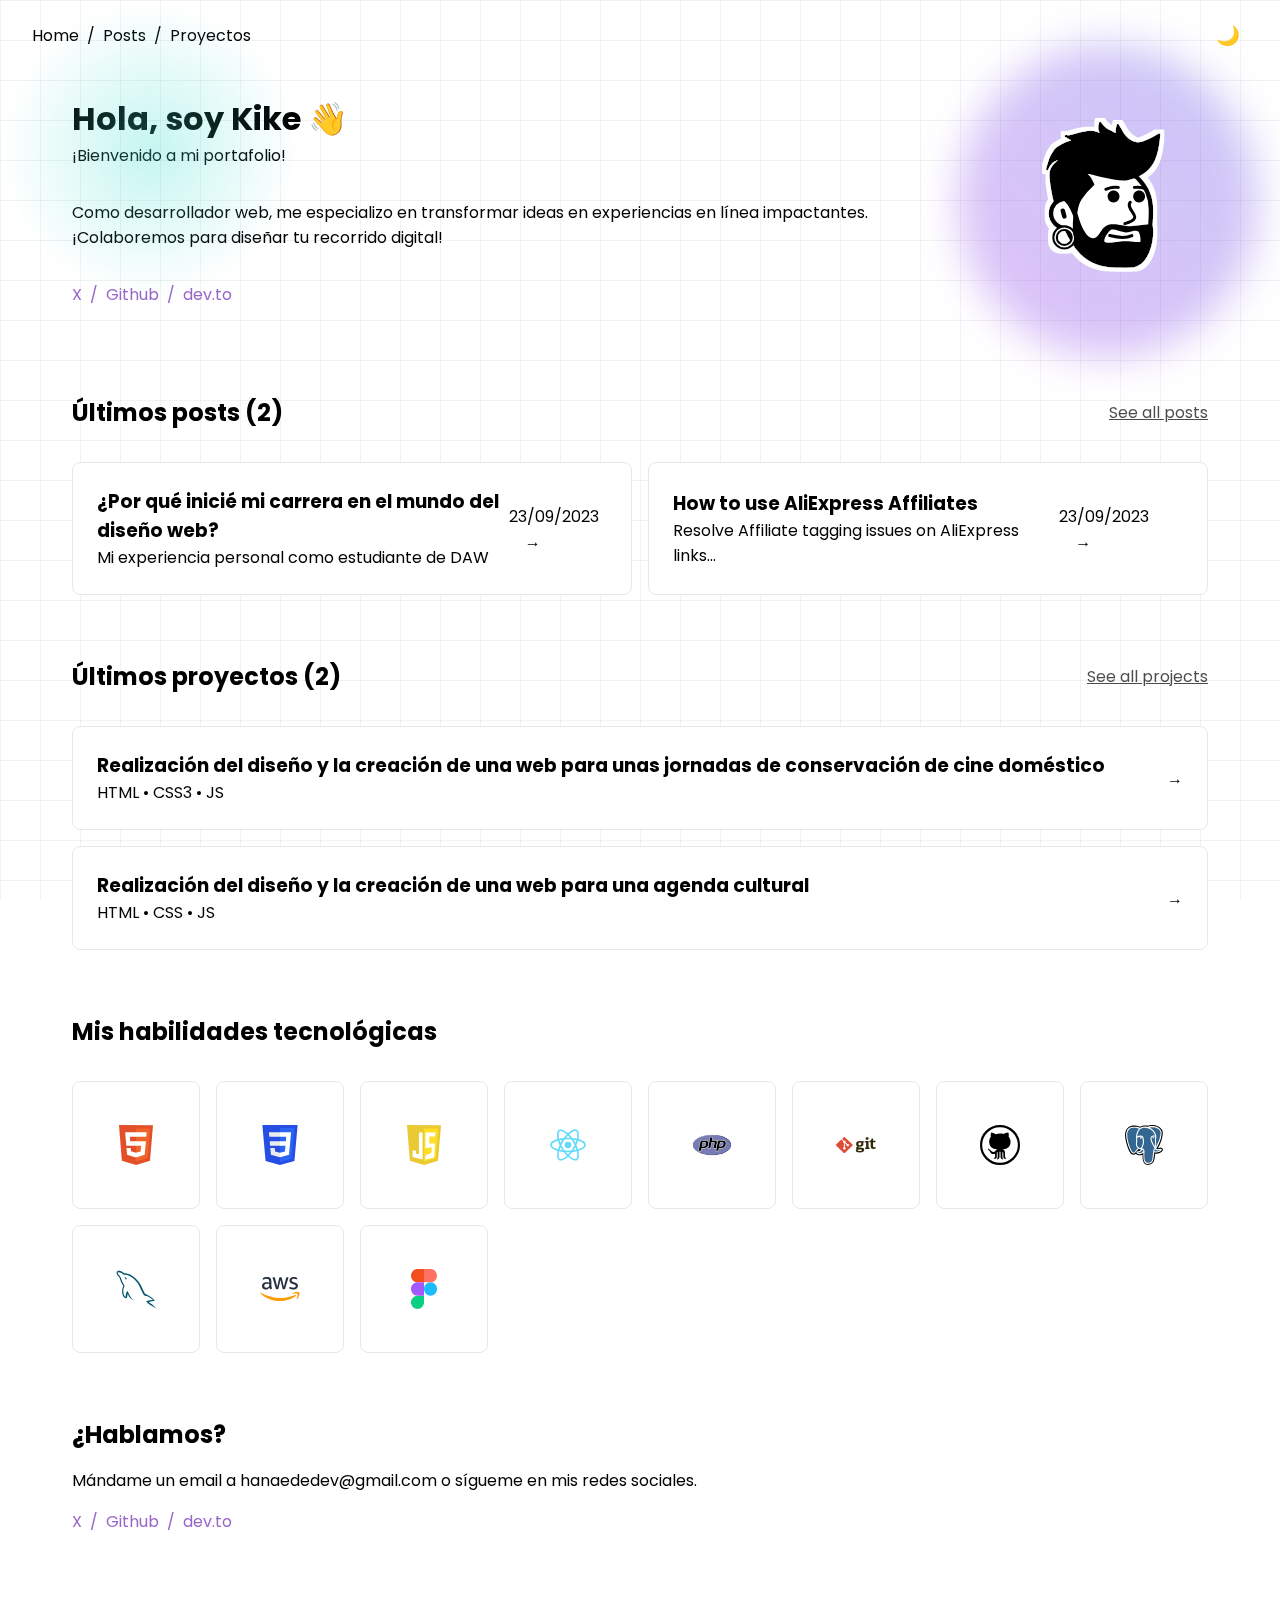
<file: portfolio_minimalist/index.html>
<!DOCTYPE html>
<html lang="en">
<head>
    <meta charset="UTF-8">
    <meta name="viewport" content="width=device-width, initial-scale=1.0">
    <title>Portfolio</title>
    <link rel="stylesheet" href="styles.css">
    <link rel="icon" href="yobien.svg" type="image/x-icon">
</head>
<body class="light">
    <div class="mouse-follower"></div>
    <div class="grid-background"></div>
    
    <nav class="breadcrumb">
        <a href="#">Home</a>
        <span>/</span>
        <a href="all-posts.html">Posts</a>
        <span>/</span>
        <a href="all-projects.html">Proyectos</a>
        <div class="theme-toggle">
            <button id="theme-toggle">🌙</button>
        </div>
    </nav>

    <header class="hero">
        <div class="content">
            <h1>Hola, soy <span class="name">Kike</span> 👋</h1>
            <p>¡Bienvenido a mi portafolio!</p>
            <p class="intro">Como desarrollador web, me especializo en transformar ideas en experiencias en línea impactantes. ¡Colaboremos para diseñar tu recorrido digital!</p>
            <div class="social-links">
                <a href="#">X</a>
                <span>/</span>
                <a href="https://github.com/Hanaede" target="_blank">Github</a>
                <span>/</span>
                <a href="https://dev.to/hanaede" target="_blank">dev.to</a>
            </div>
        </div>
        <div class="profile-image">
            <img src="yobien.svg" alt="Profile photo">
        </div>
    </header>

    <section class="latest-posts">
        <div class="section-header">
            <h2>Últimos posts (2)</h2>
            <a href="all-posts.html" class="see-all">See all posts</a>
        </div>
        <div class="posts-grid">
            <a href="https://dev.to/hanaede/day-1-of-365daysofwebdeveloper-1h1k" class="post-card" target="_blank">
                <div class="post-content">
                    <h3>¿Por qué inicié mi carrera en el mundo del diseño web?</h3>
                    <p>Mi experiencia personal como estudiante de DAW</p>
                </div>
                <div class="post-meta">
                    <span class="date">23/09/2023</span>
                    <span class="arrow">→</span>
                </div>
            </a>
            <a href="#" class="post-card">
                <div class="post-content">
                    <h3>How to use AliExpress Affiliates</h3>
                    <p>Resolve Affiliate tagging issues on AliExpress links...</p>
                </div>
                <div class="post-meta">
                    <span class="date">23/09/2023</span>
                    <span class="arrow">→</span>
                </div>
            </a>
        </div>
    </section>

    <section class="latest-projects">
        <div class="section-header">
            <h2>Últimos proyectos (2)</h2>
            <a href="all-projects.html" class="see-all">See all projects</a>
        </div>
        <div class="projects-grid">
            <a href="https://memoriaycinedomestico.netlify.app/" class="post-card" target="_blank">
                <div class="post-content">
                    <h3>Realización del diseño y la creación de una web para unas jornadas de conservación de cine doméstico</h3>
                    <p>HTML • CSS3 • JS</p>
                </div>
                <span class="arrow">→</span>
            </a>
            <a href="https://cultco.netlify.app/" class="post-card" target="">
                <div class="post-content">
                    <h3>Realización del diseño y la creación de una web para una agenda cultural</h3>
                    <p>HTML • CSS • JS</p>
                </div>
                <span class="arrow">→</span>
            </a>
        </div>
    </section>

    <section class="tech-stack">
        <h2>Mis habilidades tecnológicas</h2>
        <div class="tech-grid">
            <div class="tech-item">
                <img src="icons/html5.svg" alt="HTML">
            </div>
            <div class="tech-item">
                <img src="icons/css3.svg" alt="CSS">
            </div>
            <div class="tech-item">
                <img src="icons/js.svg" alt="JavaScript">
            </div>
            <div class="tech-item">
                <img src="icons/react.svg" alt="React">
            </div>
            <div class="tech-item">
                <img src="icons/php.svg" alt="PHP">
            </div>
            <div class="tech-item">
                <img src="icons/git.svg" alt="Git">
            </div>
            <div class="tech-item">
                <img src="icons/github.svg" alt="GitHub">
            </div>
            <div class="tech-item">
                <img src="icons/postgresql.svg" alt="PostgreSQL">
            </div>
            <div class="tech-item">
                <img src="icons/mysql.svg" alt="PostgreSQL">
            </div>
            <div class="tech-item">
                <img src="icons/aws.svg" alt="aws">
            </div>
            <div class="tech-item">
                <img src="icons/figma.svg" alt="Figma">
            </div>
        </div>
    </section>

    <section class="contact">
        <h2>¿Hablamos?</h2>
        <p>Mándame un email a <a href="mailto:your@email.com">hanaededev@gmail.com</a> o sígueme en mis redes sociales.</p>
        <div class="social-links">
            <a href="#">X</a>
            <span>/</span>
            <a href="https://github.com/Hanaede" target="_blank">Github</a>
            <span>/</span>
            <a href="https://dev.to/hanaede" target="_blank">dev.to</a>
        </div>
    </section>

    <script src="script.js"></script>
</body>
</html>
</file>
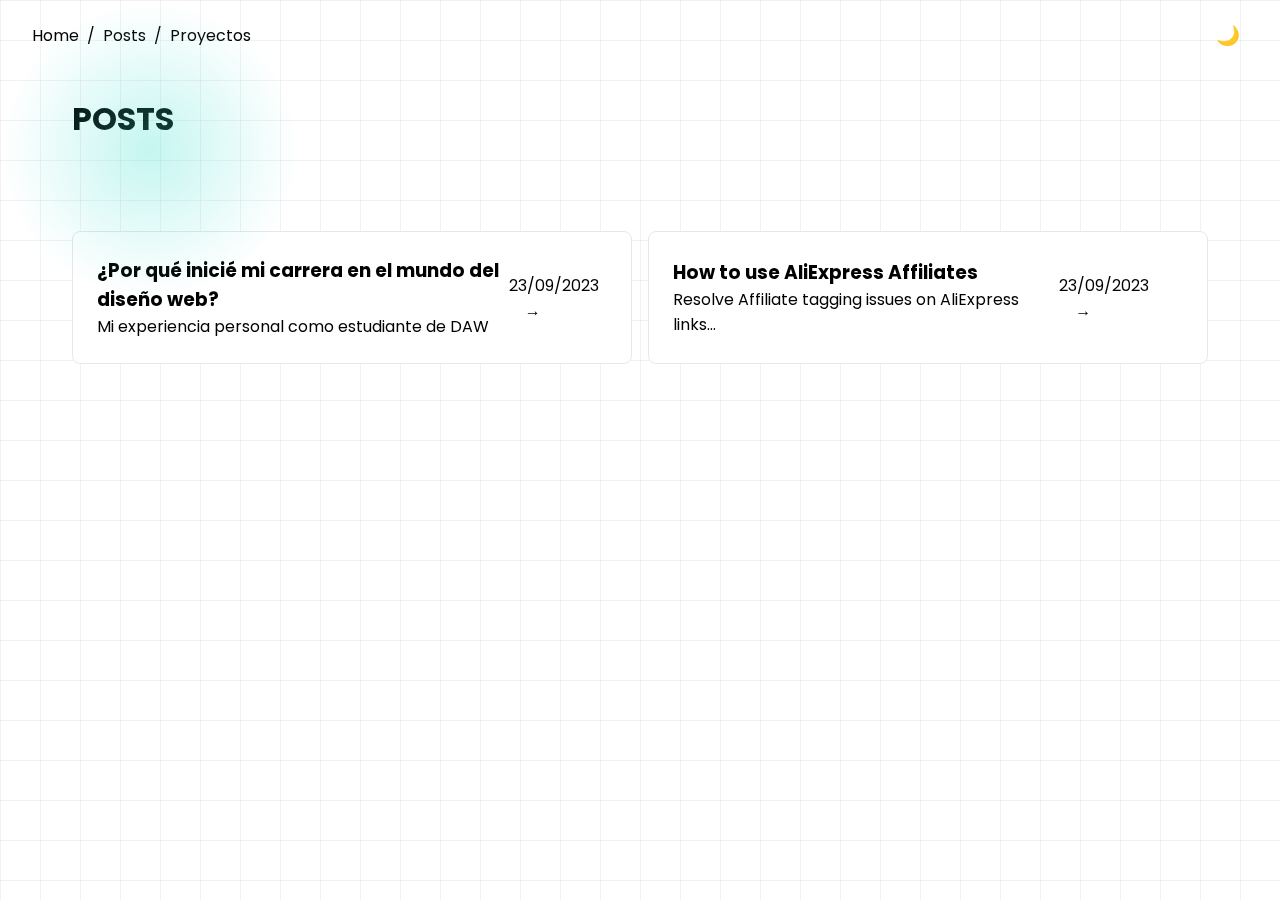
<file: portfolio_minimalist/all-posts.html>
<!DOCTYPE html>
<html lang="en">
<head>
    <meta charset="UTF-8">
    <meta name="viewport" content="width=device-width, initial-scale=1.0">
    <title>All Posts - Portfolio</title>
    <link rel="stylesheet" href="styles.css">
    <link rel="icon" href="yobien.svg" type="image/x-icon">
</head>
<body class="light">
    <div class="mouse-follower"></div>
    <div class="grid-background"></div>
    
    <nav class="breadcrumb">
        <a href="index.html">Home</a>
        <span>/</span>
        <a href="all-posts.html">Posts</a>
        <span>/</span>
        <a href="all-projects.html">Proyectos</a>
        <div class="theme-toggle">
            <button id="theme-toggle">🌙</button>
        </div>
    </nav>

    <header class="hero">
        <h1>POSTS</h1>
    </header>

    <section class="latest-posts">
        <div class="posts-grid">
            <a href="https://dev.to/hanaede/day-1-of-365daysofwebdeveloper-1h1k" class="post-card" target="_blank">
                <div class="post-content">
                    <h3>¿Por qué inicié mi carrera en el mundo del diseño web?</h3>
                    <p>Mi experiencia personal como estudiante de DAW</p>
                </div>
                <div class="post-meta">
                    <span class="date">23/09/2023</span>
                    <span class="arrow">→</span>
                </div>
            </a>
            <a href="#" class="post-card">
                <div class="post-content">
                    <h3>How to use AliExpress Affiliates</h3>
                    <p>Resolve Affiliate tagging issues on AliExpress links...</p>
                </div>
                <div class="post-meta">
                    <span class="date">23/09/2023</span>
                    <span class="arrow">→</span>
                </div>
            </a>
        </div>
    </section>
    <script src="script.js"></script>
</body>
</html>
</file>
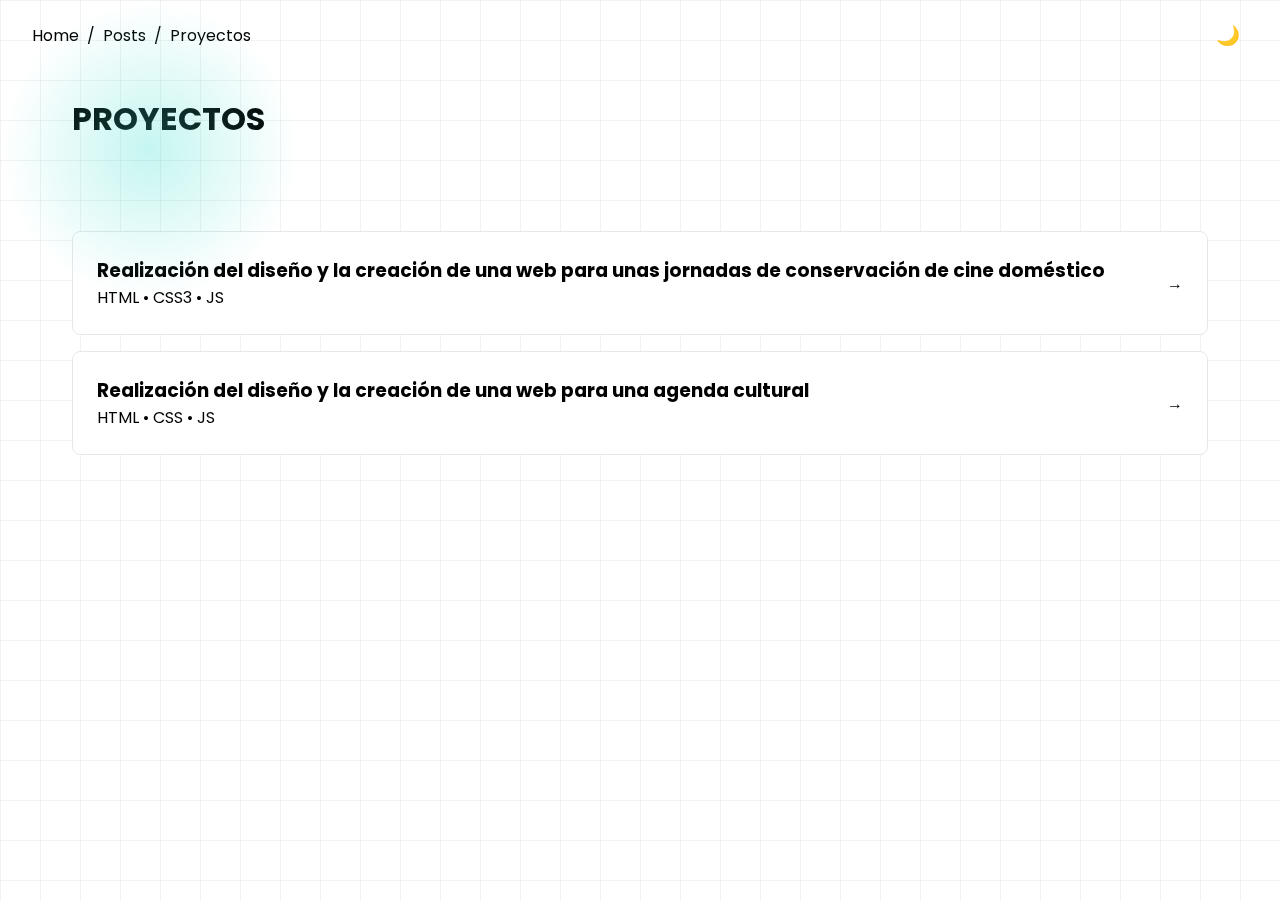
<file: portfolio_minimalist/all-projects.html>
<!DOCTYPE html>
<html lang="en">
<head>
    <meta charset="UTF-8">
    <meta name="viewport" content="width=device-width, initial-scale=1.0">
    <title>All Projects - Portfolio</title>
    <link rel="stylesheet" href="styles.css">
    <link rel="icon" href="yobien.svg" type="image/x-icon">
</head>
<body class="light">
    <div class="mouse-follower"></div>
    <div class="grid-background"></div>
    
    <nav class="breadcrumb">
        <a href="index.html">Home</a>
        <span>/</span>
        <a href="all-posts.html">Posts</a>
        <span>/</span>
        <a href="all-projects.html">Proyectos</a>
        <div class="theme-toggle">
            <button id="theme-toggle">🌙</button>
        </div>
    </nav>

    <header class="hero">
        <h1>PROYECTOS</h1>
    </header>

    <section class="latest-posts">
        <div class="projects-grid">
            <a href="https://memoriaycinedomestico.netlify.app/" class="post-card" target="_blank">
                <div class="post-content">
                    <h3>Realización del diseño y la creación de una web para unas jornadas de conservación de cine doméstico</h3>
                    <p>HTML • CSS3 • JS</p>
                </div>
                <span class="arrow">→</span>
            </a>
            <a href="https://cultco.netlify.app/" class="post-card" target="_blank">
                <div class="post-content">
                    <h3>Realización del diseño y la creación de una web para una agenda cultural</h3>
                    <p>HTML • CSS • JS</p>
                </div>
                <span class="arrow">→</span>
            </a>
        </div>
    </section>
    <script src="script.js"></script>
</body>
</html>
</file>
<file: portfolio_minimalist/styles.css>
@import url('https://fonts.googleapis.com/css2?family=Poppins:wght@300;400;500;600;700&display=swap');

:root {
    --background: #ffffff;
    --text: #000000;
    --gradient-start: #f0f4ff;
    --gradient-end: #e9d5ff;
    --card-background: #ffffff;
    --card-border: #e5e7eb;
    --grid-color: rgba(0, 0, 0, 0.05);
}

.dark {
    --background: #1a1a1a;
    --text: #ffffff;
    --gradient-start: #1a1a2e;
    --gradient-end: #2d1b3d;
    --card-background: #2a2a2a;
    --card-border: #3a3a3a;
    --grid-color: rgba(255, 255, 255, 0.05);
}

* {
    margin: 0;
    padding: 0;
    box-sizing: border-box;
}

body {
    font-family: 'Poppins', sans-serif;    background: var(--background);
    color: var(--text);
    min-height: 100vh;
    position: relative;
    overflow-x: hidden;
}

.intro {
    margin-top: 2rem;
    margin-bottom: 2rem;
    margin-right: 2rem;
}
.grid-background {
    position: fixed;
    top: 0;
    left: 0;
    right: 0;
    bottom: 0;
    background-image: 
        linear-gradient(var(--grid-color) 1px, transparent 1px),
        linear-gradient(90deg, var(--grid-color) 1px, transparent 1px);
    background-size: 40px 40px;
    background-position: 0 0;
    z-index: -1;
}

.mouse-follower {
    width: 300px;
    height: 300px;
    background: radial-gradient(circle, rgba(64, 224, 208, 0.3) 0%, rgba(64, 224, 208, 0) 70%);
    border-radius: 50%;
    position: fixed;
    pointer-events: none;
    z-index: 1;
    transition: transform 0.15s ease-out;
}

.breadcrumb {
    padding: 1rem 2rem;
    display: flex;
    align-items: center;
    gap: 0.5rem;
}

.breadcrumb a {
    color: var(--text);
    text-decoration: none;
}

.hero {
    display: grid;
    grid-template-columns: 1fr auto;
    gap: 4rem;
    padding: 1.5rem 2rem;
    max-width: 1200px;
    margin: 0 auto;
}

.profile-image {
    position: relative;
}

.profile-image img {
    width: 200px;
    height: 200px;
    border-radius: 50%;
    object-fit: cover;
}

.profile-image::after {
    content: '';
    position: absolute;
    top: -50px;
    left: -50px;
    right: -50px;
    bottom: -50px;
    background: linear-gradient(45deg, rgba(147, 51, 234, 0.3), rgba(79, 70, 229, 0.3));
    border-radius: 50%;
    z-index: -1;
    filter: blur(20px);
}

.latest-posts, .tech-stack, .contact, .latest-projects {
    max-width: 1200px;
    margin: 4rem auto;
    padding: 0 2rem;
}

.contact p {
    margin: 1rem auto;

}

.contact a {
    color: inherit;
    text-decoration: inherit;
}

.contact a:hover {
    color: #9766c8;
    text-decoration: inherit;
}

.section-header {
    display: flex;
    justify-content: space-between;
    align-items: center;
    margin-bottom: 2rem;
}

.post-card {
    display: flex;
    justify-content: space-between;
    align-items: center;
    padding: 1.5rem;
    border: 1px solid var(--card-border);
    border-radius: 0.5rem;
    background: var(--card-background);
    text-decoration: none;
    color: var(--text);
    transition: all 0.2s ease;
}

.post-card .post-content {
    flex-grow: 1;
}

.post-card .arrow {
    margin-left: 1rem;
}

.post-card:hover {
    transform: translateY(-2px);
    border-color: var(--text);
}

.posts-grid {
    display: grid;
    grid-template-columns: repeat(2, 1fr);
    gap: 1rem;
}

.projects-grid {
    display: grid;
    grid-template-columns: 1fr;
    gap: 1rem;
}

.see-all {
    color: var(--text);
    opacity: 0.7;
    text-decoration: underline;
}

.tech-grid {
    display: grid;
    grid-template-columns: repeat(8, 1fr);
    grid-template-rows: repeat(2, 1fr);
    gap: 1rem;
    margin-top: 2rem;
}

.tech-item {
    aspect-ratio: 1;
    padding: 0.75rem;
    background: var(--card-background);
    border: 1px solid var(--card-border);
    border-radius: 0.5rem;
    display: flex;
    align-items: center;
    justify-content: center;
    transition: transform 0.2s ease;
}

.tech-item img:hover {
    transform: scale(1.3);
}

.tech-item img {
    width: 40px;
    height: 40px;
    object-fit: contain;
}

.social-links {
    display: flex;
    gap: 0.5rem;
    margin-top: 1rem;
    color: #9766c8;
}

.social-links a {
    color: #9766c8;
    text-decoration: none;
}

.theme-toggle {
    margin-left: auto;
}

.theme-toggle button {
    background: none;
    border: none;
    cursor: pointer;
    font-size: 1.2rem;
    padding: 0.5rem;
}

@media (max-width: 768px) {
    .hero {
        grid-template-columns: 1fr;
        text-align: center;
        padding: 2rem 1rem;
        gap: 2rem;
    }

    .profile-image {
        margin: 0 auto;
    }

    .profile-image img {
        width: 150px;
        height: 150px;
    }

    .posts-grid {
        grid-template-columns: 1fr;
    }

    .tech-grid {
        grid-template-columns: repeat(4, 1fr);
        grid-template-rows: repeat(4, 1fr);
        gap: 0.75rem;
    }

    .latest-posts, .tech-stack, .contact, .latest-projects {
        padding: 0 1rem;
        margin: 2rem auto;
    }

    .post-card {
        padding: 1rem;
    }

    .breadcrumb {
        padding: 0.75rem 1rem;
        font-size: 0.875rem;
    }

    .intro {
        margin-top: 1.5rem;
        margin-bottom: 1.5rem;
        font-size: 0.875rem;
    }

    h1 {
        font-size: 1.5rem;
    }

    h2 {
        font-size: 1.25rem;
    }

    .section-header {
        margin-bottom: 1rem;
    }

    .tech-item {
        padding: 0.5rem;
    }

    .tech-item img {
        width: 24px;
        height: 24px;
    }

    .social-links {
        justify-content: center;
    }
}

@media (max-width: 480px) {
    .tech-grid {
        grid-template-columns: repeat(3, 1fr);
        grid-template-rows: repeat(4, 1fr);
    }
}
</file>
